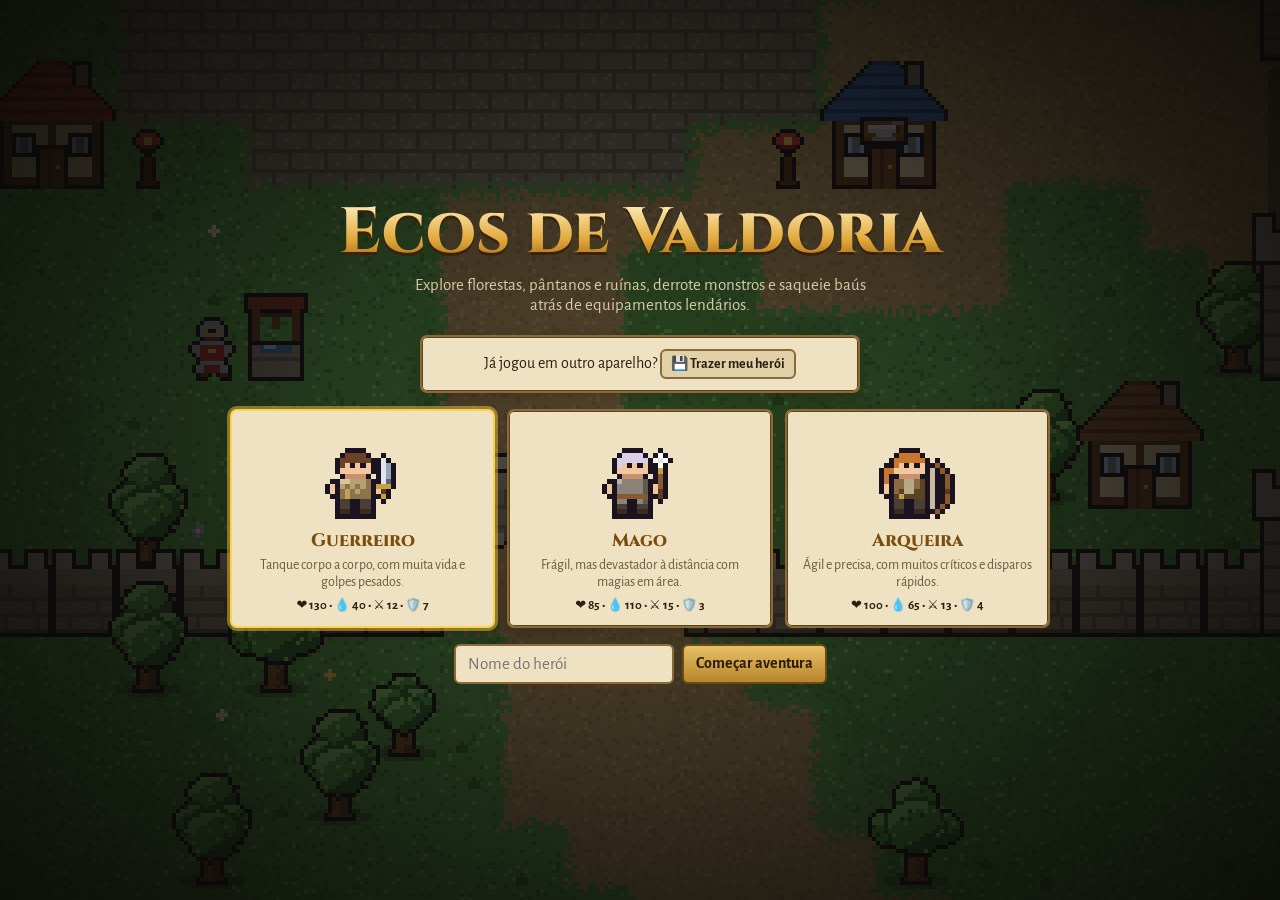
<file: index.html>
<!DOCTYPE html>
<html lang="pt-BR">
<head>
<meta charset="utf-8">
<meta name="viewport" content="width=device-width, initial-scale=1, viewport-fit=cover, user-scalable=no">
<title>Ecos de Valdoria</title>
<link rel="preconnect" href="https://fonts.googleapis.com"><link rel="preconnect" href="https://fonts.gstatic.com" crossorigin>
<link href="https://fonts.googleapis.com/css2?family=Cinzel:wght@600;800&family=Alegreya+Sans:wght@400;500;700;800&family=Pixelify+Sans:wght@500;700&display=swap" rel="stylesheet">
<link rel="stylesheet" href="css/estilo.css">
<link rel="manifest" href="manifest.json"><meta name="theme-color" content="#120e0b">
<link rel="icon" type="image/png" href="icones/favicon-32.png"><link rel="apple-touch-icon" href="icones/icone-apple-180.png">
<meta name="mobile-web-app-capable" content="yes"><meta name="apple-mobile-web-app-capable" content="yes"><meta name="apple-mobile-web-app-status-bar-style" content="black-translucent"><meta name="apple-mobile-web-app-title" content="Valdoria">
<script>/* modo de teste (index.html?teste, ?medir para o medidor de equilíbrio, ?mapa para o mapa-múndi): anota erros desde o carregamento */if(/[?&](teste|medir|mapa)\b/.test(location.search)){window.__errs=[];addEventListener('error',e=>__errs.push(e.message+' ('+(e.filename||'').split('/').pop()+':'+e.lineno+')'));}</script>
</head>
<body>
<div id="game">
<canvas id="cv"></canvas><div id="vinheta"></div>
<div id="hud" class="hidden">
 <div id="pframe" class="frame"><canvas id="portrait" width="16" height="16"></canvas>
  <div class="pinfo"><div class="pname"><span id="pName"></span> <small>Nv <b id="pLvl">1</b> · Classe <b id="pJob">1</b> • <span id="pTitle"></span></small></div>
   <div class="bar hp"><i id="hpFill"></i><span id="hpTxt"></span></div>
   <div class="bar mp"><i id="mpFill"></i><span id="mpTxt"></span></div>
   <div class="bar xp" title="Experiência de Base"><i id="xpFill"></i></div>
   <div class="bar xp jxp" title="Experiência de Classe"><i id="jxpFill"></i></div></div></div>
 <div id="tframe" class="frame hidden"><div class="tname" id="tName"></div><div class="bar hp"><i id="tFill"></i><span id="tTxt"></span></div></div>
 <div id="mapbox" class="frame"><canvas id="mini" width="360" height="270"></canvas><div id="zoneName"></div></div>
 <div id="log"></div>
 <div id="tonics"></div>
 <div id="quest" class="frame hidden"></div>
 <button id="prompt" class="frame hidden"></button>
 <div id="joy"><div id="joyBase"><i id="joyKnob"></i></div></div>
 <div id="hotbar" class="frame"></div>
 <div id="side"><div id="goldBox" class="frame">🪙 <span id="gold">0</span></div>
  <button class="frame ib" id="bagBtn" aria-label="Bolsa">🎒<small>I</small></button>
  <button class="frame ib" id="treeBtn" aria-label="Árvore de habilidades">🌟<small>T</small><b id="treeBadge" class="badge"></b></button>
  <button class="frame ib" id="attrBtn" aria-label="Atributos">📊<small>P</small><b id="attrBadge" class="badge"></b></button>
  <button class="frame ib" id="diaBtn" aria-label="Diário de missões">📜<small>J</small><b id="diaBadge" class="badge"></b></button>
  <button class="frame ib" id="mundoBtn" aria-label="Mapa do mundo">🗺<small>M</small></button>
  <button class="frame ib" id="helpBtn" aria-label="Ajuda">❓</button></div>
 <div id="banner"><b id="bT"></b><span id="bS"></span></div>
 <div id="tip" class="frame hidden"></div>
</div>

<div id="bag" class="panel frame hidden">
 <div class="phead"><h2>Personagem e bolsa</h2><button class="x" data-close="bag" aria-label="Fechar">✕</button></div>
 <div class="bagbody">
  <div id="bagLeft"><div class="tabs dollTabs"><button class="btn sm tab on" data-dv="eq">Equipados</button><button class="btn sm tab" data-dv="st">Status</button></div><div class="doll">
    <div></div><button class="slot" data-eq="elmo"></button><div></div>
    <button class="slot" data-eq="arma"></button><div class="big"><img id="dollImg" alt=""></div><button class="slot" data-eq="anel"></button>
    <div></div><div></div>
    <div></div><button class="slot" data-eq="peito"></button><div></div>
   </div>
   <div class="doll" style="grid-template-rows:58px;margin-top:6px"><div></div><button class="slot" data-eq="botas"></button><div></div></div>
   <div class="stats" id="statsBox"></div></div>
  <div><div class="tabs" id="bagTabs"><button class="btn sm tab" data-tab="uso">Consumíveis</button><button class="btn sm tab" data-tab="equip">Equipamentos</button><button class="btn sm tab" data-tab="etc">Itens</button></div>
   <div class="bar wt" title="Peso: acima de 50% você não regenera; acima de 90% não luta"><i id="wFill"></i><span id="wTxt"></span></div>
   <div class="invhead"><span id="invCount"></span><button class="btn sm" id="sortBtn">Organizar</button></div>
   <div class="grid" id="invGrid"></div>
   <div class="detail" id="detail"></div></div>
 </div>
</div>

<div id="shop" class="panel frame hidden">
 <div class="phead"><h2>Mercador Bento</h2><button class="x" data-close="shop" aria-label="Fechar">✕</button></div>
 <p class="flav">"Poções frescas e ouro justo pelo seu saque, aventureiro!"</p>
 <div class="shoprow"><span>🧪 Poção de vida<br><small>Recupera 45% da vida</small></span><button class="btn sm" data-buy="hp,1">20g</button><button class="btn sm" data-buy="hp,5">5 por 90g</button></div>
 <div class="shoprow"><span>💧 Poção de mana<br><small>Recupera 45% da mana</small></span><button class="btn sm" data-buy="mp,1">20g</button><button class="btn sm" data-buy="mp,5">5 por 90g</button></div>
 <div class="shoprow"><button class="btn" data-sell="0">Vender itens comuns</button><button class="btn" data-sell="1">Vender comuns e incomuns</button></div>
 <div class="shoprow"><button class="btn" id="sellMats">Vender todos os materiais</button></div>
 <div class="shoprow"><button class="btn gold" id="shopBag">Abrir a bolsa para vender um item</button></div>
</div>

<div id="help" class="panel frame hidden">
 <div class="phead"><h2>Como jogar</h2><button class="x" data-close="help" aria-label="Fechar">✕</button></div>
 <ul>
  <li><kbd>WASD</kbd> ou setas para andar, ou clique/toque no chão</li>
  <li>Clique num monstro para atacar; <kbd>Espaço</kbd> ataca o mais próximo</li>
  <li><kbd>1</kbd> a <kbd>6</kbd> habilidades • <kbd>Tab</kbd> troca de alvo</li>
  <li><kbd>Q</kbd> poção de vida • <kbd>R</kbd> poção de mana</li>
  <li><kbd>E</kbd> abre baús e fala com o mercador</li>
  <li>Na <b>Guilda de Valdor</b>, o mural tem missões: traga materiais dos monstros e ganhe ouro e XP</li>
  <li>No bar da Guilda, a <b>taverneira</b> vende tônicos: +5 num atributo por 10 minutos</li>
  <li>A bolsa tem 3 abas e um limite de <b>peso</b>: acima de 50% você não regenera, acima de 90% não luta</li>
  <li><kbd>T</kbd> árvore de habilidades • <kbd>P</kbd> atributos • <kbd>I</kbd> bolsa • <kbd>J</kbd> diário de missões • <kbd>M</kbd> mapa do mundo • <kbd>Esc</kbd> fecha janelas</li>
  <li>Dois níveis: o de <b>Base</b> dá pontos de atributo (P) e o de <b>Classe</b> dá pontos de habilidade (T)</li>
 </ul>
 <p>Quanto mais longe da vila, mais fortes os monstros e melhores os baús. Os baús dourados no minimapa guardam saque. Cuidado: alguns baús mordem. No canto nordeste dorme o Wyrm Carmesim.</p>
 <p>Círculos vermelhos no chão avisam golpes fortes: saia de dentro deles. O progresso é salvo neste navegador; guarde uma cópia do herói (abaixo) para não perdê-lo.</p>
 <p class="toqueonly">No celular: arraste o polegar no canto esquerdo para andar e toque nos botões redondos à direita para atacar e usar habilidades. Tocar no chão ou num monstro também funciona.</p>
 <div class="ctlrow"><b>Controles</b><button class="btn sm" data-ctl="auto">Automático</button><button class="btn sm" data-ctl="toque">Toque</button><button class="btn sm" data-ctl="teclado">Teclado e mouse</button><button class="btn sm" id="fullBtn">Tela cheia</button></div>
 <p class="toqueonly">Para instalar o jogo como um app (ícone na tela inicial, tela cheia e funciona sem internet): no Android, toque em <b>Instalar</b> abaixo ou no menu ⋮ do navegador → <b>Instalar app</b>; no iPhone, toque em <b>Compartilhar</b> → <b>Adicionar à Tela de Início</b>.</p>
 <p><button class="btn sm gold hidden" data-inst>📲 Instalar o jogo</button></p>
 <div class="ctlrow"><b>Seu herói</b><button class="btn sm gold" id="copiaBtn">💾 Guardar ou trazer uma cópia</button></div>
 <div class="ctlrow"><b>Qualidade</b><button class="btn sm" data-qual="auto">Automática</button><button class="btn sm" data-qual="alta">Alta</button><button class="btn sm" data-qual="leve">Leve (celular simples)</button></div>
</div>
<div id="girar" class="overlay"><div><b>↻</b>Gire o celular para jogar deitado</div></div>

<div id="tree" class="panel frame hidden"><div class="phead"><h2>Árvore de habilidades</h2><span id="treePts" class="pts"></span><button class="x" data-close="tree" aria-label="Fechar">✕</button></div><div id="treeTabs" class="tabs"></div><div id="treeBody"></div><div id="treeDet" class="detail"></div></div>
<div id="board" class="panel frame hidden"><div class="phead"><h2>Mural de Missões</h2><button class="x" data-close="board" aria-label="Fechar">✕</button></div><div id="boardBody"></div></div>
<div id="smith" class="panel frame hidden"><div class="phead"><h2>Ferreiro Gorvan</h2><button class="x" data-close="smith" aria-label="Fechar">✕</button></div><div id="smithBody"></div></div>
<div id="mundo" class="panel frame hidden"><div class="phead"><h2>Mapa do mundo</h2><button class="x" data-close="mundo" aria-label="Fechar">✕</button></div><p id="mundoAqui" class="flav"></p><div id="mundoRol"><div class="mwrap"><canvas id="mundoCv"></canvas><i id="mundoPin"></i></div></div><p id="mundoInfo"></p></div>
<div id="diario" class="panel frame hidden"><div class="phead"><h2>Diário de missões</h2><button class="x" data-close="diario" aria-label="Fechar">✕</button></div><div id="diarioTabs" class="tabs"></div><div id="diarioBody"></div></div>
<div id="pedido" class="panel frame hidden"><div class="phead"><h2>Pedido</h2><button class="x" data-close="pedido" aria-label="Fechar">✕</button></div><div id="pedidoBody"></div></div>
<div id="taverna" class="panel frame hidden"><div class="phead"><h2>Bar da Brígida</h2><button class="x" data-close="taverna" aria-label="Fechar">✕</button></div><div id="tavernaBody"></div></div>
<div id="copia" class="panel frame hidden"><div class="phead"><h2>Cópia do herói</h2><button class="x" data-close="copia" aria-label="Fechar">✕</button></div><div id="copiaBody"></div></div>
<div id="attr" class="panel frame hidden"><div class="phead"><h2>Atributos</h2><span id="attrPts" class="pts"></span><button class="x" data-close="attr" aria-label="Fechar">✕</button></div><div id="attrBody"></div></div>
<div id="mentor" class="panel frame hidden"><div class="phead"><h2>Mestra Elara</h2><button class="x" data-close="mentor" aria-label="Fechar">✕</button></div><div id="mentorBody"></div></div>
<div id="loading" class="hidden"><div class="ld"><small>Viajando para</small><b id="ldName"></b><span id="ldSub"></span><div class="ldbar"><i></i></div></div></div>
<div id="death" class="overlay hidden"><div class="startbox small"><h2>Você foi derrotado</h2><p id="deathTxt"></p><button id="respBtn" class="btn gold">Renascer na vila</button></div></div>

<div id="start" class="overlay"><div class="startbox">
 <h1 class="title">Ecos de Valdoria</h1>
 <p class="sub">Explore florestas, pântanos e ruínas, derrote monstros e saqueie baús atrás de equipamentos lendários.</p>
 <div id="contBox" class="frame hidden"></div>
 <div class="classes" id="classes"></div>
 <div class="namerow"><input id="nameIn" maxlength="14" placeholder="Nome do herói" autocomplete="off" aria-label="Nome do herói"><button id="goBtn" class="btn gold">Começar aventura</button></div>
 <p><button class="btn hidden" data-inst>📲 Instalar o jogo neste aparelho</button></p>
</div></div>
</div>
<script src="js/01-nucleo-sprites-e-mundo.js"></script>
<script src="js/02-jogador-monstros-e-combate.js"></script>
<script src="js/03-habilidades-e-especializacoes.js"></script>
<script src="js/04-arvore-e-mentora.js"></script>
<script src="js/05-boneco-em-camadas.js"></script>
<script src="js/06-guerreiro.js"></script>
<script src="js/07-arqueira.js"></script>
<script src="js/08-mapas-e-portais.js"></script>
<script src="js/09-regiao-pinheiral.js"></script>
<script src="js/10-chefes-mvp.js"></script>
<script src="js/11-caverna.js"></script>
<script src="js/12-inventario.js"></script>
<script src="js/13-guilda.js"></script>
<script src="js/14-valdor.js"></script>
<script src="js/15-casas.js"></script>
<script src="js/16-atributos.js"></script>
<script src="js/17-toque.js"></script>
<script src="js/18-desempenho.js"></script>
<script src="js/19-app.js"></script>
<script src="js/20-taverna.js"></script>
<script src="js/21-arcadia.js"></script>
<script src="js/22-cabana-kaya.js"></script>
<script src="js/23-testes-dev.js"></script>
<script src="js/24-gente-das-cidades.js"></script>
<script src="js/25-sahrem.js"></script>
<script src="js/26-monstros.js"></script>
<script src="js/27-rei-sethkar.js"></script>
<script src="js/28-pedidos.js"></script>
<script src="js/29-diario.js"></script>
<script src="js/30-mapa-mundo.js"></script>
<script src="js/31-pedidos-cidades.js"></script>
<script src="js/32-consumiveis.js"></script>
<script src="js/33-copia-do-save.js"></script>
<script src="js/34-campos.js"></script>
<script src="js/35-porto.js"></script>
<script src="js/36-altaforja.js"></script>
<script src="js/37-arquivo-selado.js"></script>
<script src="js/38-ecos.js"></script>
<script src="js/99-interface-e-inicio.js"></script>
<script>if(window.__errs){const s=document.createElement('script');s.src=/[?&]medir\b/.test(location.search)?'tests/medidor.js':/[?&]mapa\b/.test(location.search)?'tests/mapa-mundi.js':'tests/smoke.js';document.body.append(s);}</script>
</body>
</html>
</file>
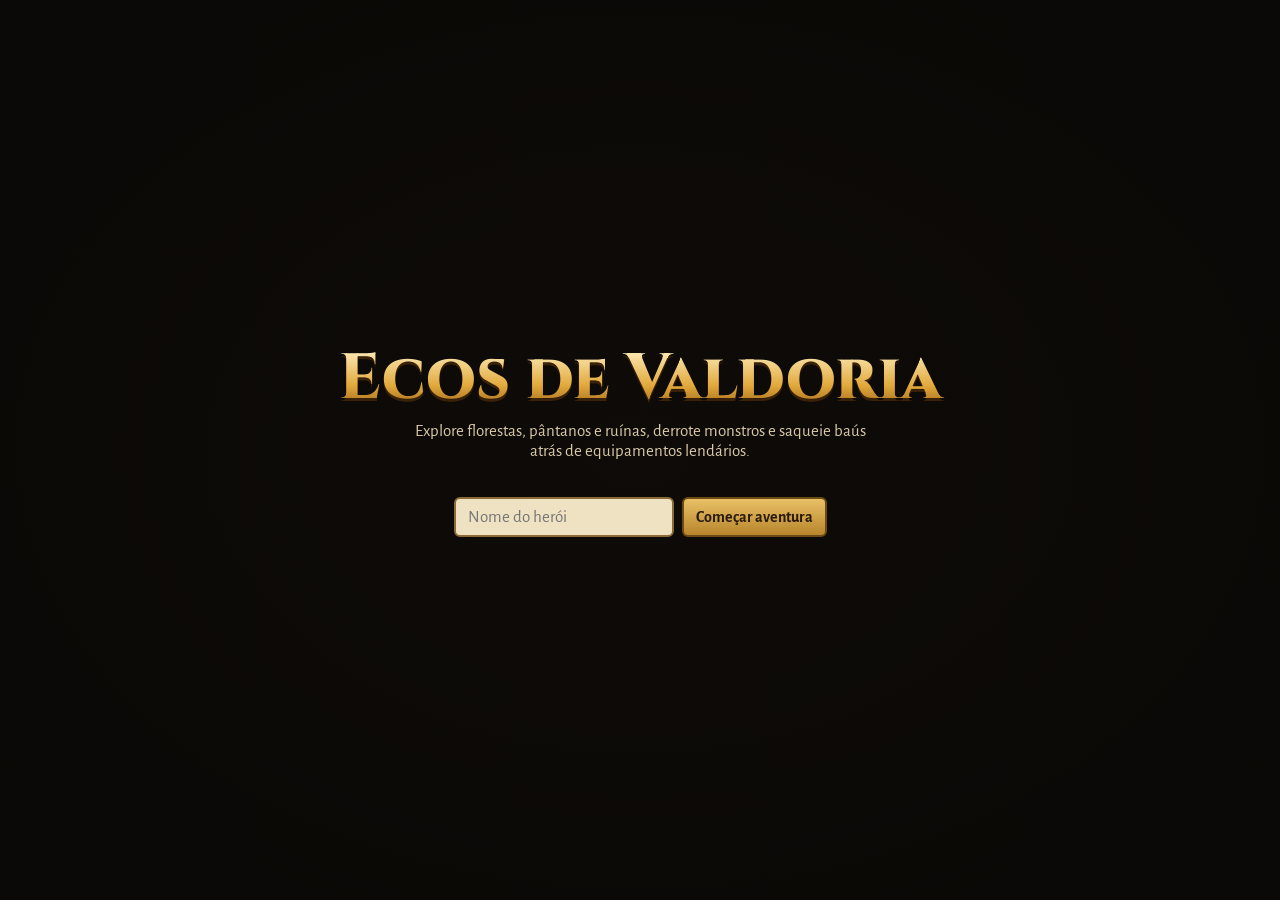
<file: tests/smoke.html>
<!DOCTYPE html>
<html lang="pt-BR">
<head>
<meta charset="utf-8">
<title>Ecos de Valdoria — Teste</title>
<meta http-equiv="refresh" content="0; url=../index.html?teste">
</head>
<body>
<p>Abrindo o teste de fumaça… Se não abrir sozinho, <a href="../index.html?teste">clique aqui</a>.</p>
</body>
</html>
</file>
<file: css/estilo.css>
:root{--bg:#120e0b;--panel:#efe2c2;--panel2:#e2d1a8;--edge:#8a6a36;--edge2:#5b4320;--gold:#7a4d0e;--text:#2b1f12;--muted:#6e5a40;--slot:#d8c595;--slotedge:#9a7b48;--shadow:rgba(40,25,10,.35);
--r0:#555;--r1:#1c8a34;--r2:#1f5fc4;--r3:#8a2fc4;--r4:#c05e00;
box-sizing:border-box;padding-top:env(safe-area-inset-top,0px);padding-bottom:env(safe-area-inset-bottom,0px);}
@media (prefers-color-scheme:dark){:root:not([data-theme="light"]){--panel:#231a13;--panel2:#18120d;--edge:#9a7a3e;--edge2:#3a2a14;--gold:#e8c479;--text:#efe4cf;--muted:#a8977c;--slot:#120d09;--slotedge:#4b3a22;--shadow:rgba(0,0,0,.55);--r0:#e2e2e2;--r1:#3ddc5a;--r2:#5aa6ff;--r3:#c566ff;--r4:#ff9a1f;}}
:root[data-theme="dark"]{--panel:#231a13;--panel2:#18120d;--edge:#9a7a3e;--edge2:#3a2a14;--gold:#e8c479;--text:#efe4cf;--muted:#a8977c;--slot:#120d09;--slotedge:#4b3a22;--shadow:rgba(0,0,0,.55);--r0:#e2e2e2;--r1:#3ddc5a;--r2:#5aa6ff;--r3:#c566ff;--r4:#ff9a1f;}
html{scroll-padding-top:env(safe-area-inset-top,0px)}
html,body{height:100%;margin:0;overflow:hidden;background:var(--bg);font-family:"Alegreya Sans",system-ui,sans-serif;color:var(--text)}
*{box-sizing:border-box}
#game{position:relative;width:100%;height:100%;overflow:hidden;touch-action:none;user-select:none;-webkit-user-select:none}
#cv{position:absolute;inset:0;width:100%;height:100%;display:block}
.hidden{display:none!important}
.frame{background:var(--panel);border:2px solid var(--edge);box-shadow:inset 0 0 0 1px var(--edge2),0 4px 14px var(--shadow);border-radius:7px}
button{font:inherit;color:inherit;cursor:pointer}
button:focus-visible,input:focus-visible{outline:2px solid #ffd24a;outline-offset:2px}
.btn{background:var(--panel2);border:2px solid var(--edge);border-radius:6px;padding:7px 12px;font-weight:700}
.btn:hover{filter:brightness(1.12)}
.btn.gold{background:linear-gradient(#e8c066,#b8862c);color:#2a1a08;border-color:#6b4a14}
.btn.sm{padding:4px 9px;font-size:14px}
.btn:disabled{opacity:.45;cursor:default}
/* HUD */
#pframe{position:absolute;left:10px;top:10px;display:flex;gap:8px;padding:7px;width:min(310px,62vw);z-index:5}
#portrait{width:52px;height:52px;image-rendering:pixelated;background:var(--slot);border:2px solid var(--slotedge);border-radius:6px;flex:none}
.pinfo{flex:1;min-width:0}
.pname{font-family:Cinzel,serif;font-weight:800;font-size:14px;color:var(--gold);white-space:nowrap;overflow:hidden;text-overflow:ellipsis}
.pname small{font-family:"Alegreya Sans";color:var(--muted);font-weight:500}
.bar{position:relative;height:14px;margin-top:3px;background:rgba(0,0,0,.5);border:1px solid #000;border-radius:3px;overflow:hidden}
.bar i{position:absolute;left:0;top:0;bottom:0;width:0;transition:width .15s}
.bar span{position:absolute;inset:0;text-align:center;font-size:11px;line-height:12px;color:#fff;font-weight:700;text-shadow:0 1px 2px #000}
.bar.hp i{background:linear-gradient(#f0625a,#a82020)} .bar.mp i{background:linear-gradient(#6aa4ff,#2446b0)}
.bar.xp{height:6px} .bar.xp i{background:linear-gradient(#ffd66a,#b07c10)}
.bar.jxp{margin-top:2px} .bar.jxp i{background:linear-gradient(#8fd0ff,#2a6ab0)}
#tframe{position:absolute;left:50%;top:10px;transform:translateX(-50%);width:min(260px,42vw);padding:6px 8px;z-index:5}
.tname{font-weight:800;font-size:14px;text-align:center;white-space:nowrap;overflow:hidden;text-overflow:ellipsis}
#mapbox{position:absolute;right:10px;top:10px;padding:5px;z-index:5}
#mini{display:block;width:180px;height:135px;border-radius:4px;background:#000}
#zoneName{font-family:Cinzel,serif;font-weight:600;font-size:12px;text-align:center;color:var(--gold);margin-top:3px}
#log{position:absolute;left:10px;bottom:84px;width:min(380px,64vw);font-size:14px;line-height:1.3;color:#f4ead6;text-shadow:0 1px 2px #000,0 0 3px #000;pointer-events:none;z-index:4}
#log div{transition:opacity 1.5s}#log div.old{opacity:0}
#hotbar{position:absolute;left:50%;bottom:10px;transform:translateX(-50%);display:flex;gap:5px;padding:5px;z-index:5}
.hs{position:relative;width:52px;height:52px;background:var(--slot);border:2px solid var(--slotedge);border-radius:7px;display:grid;place-items:center;font-size:25px;padding:0;overflow:hidden}
.hs .k{position:absolute;left:3px;top:1px;font-size:10px;font-weight:800;color:var(--gold)}
.hs .n{position:absolute;right:3px;bottom:1px;font-size:12px;font-weight:800;color:#fff;text-shadow:0 1px 2px #000}
.hs .cd{position:absolute;inset:0;display:grid;place-items:center;font:700 16px "Pixelify Sans",monospace;color:#fff;text-shadow:0 1px 2px #000}
.hs.nomana{filter:grayscale(.8) brightness(.7)} .hs.flash{animation:fl .3s}
@keyframes fl{50%{border-color:#ff4040}}
#side{position:absolute;right:10px;bottom:10px;display:flex;flex-direction:column;gap:6px;align-items:flex-end;z-index:5}
#goldBox{padding:4px 10px;font-weight:800;color:var(--gold)}
.ib{width:48px;height:48px;font-size:22px;padding:0;position:relative}
.ib small{position:absolute;right:3px;bottom:0;font-size:10px;color:var(--gold);font-weight:800}
#prompt{position:absolute;left:50%;bottom:78px;transform:translateX(-50%);padding:6px 14px;font-weight:800;z-index:6;white-space:nowrap}
#banner{position:absolute;left:0;right:0;top:20%;text-align:center;pointer-events:none;z-index:6;opacity:0}
#banner.show{animation:bn 3.2s ease forwards}
#banner b{display:block;font:800 clamp(26px,5vw,44px) Cinzel,serif;color:#ffe3a0;text-shadow:0 2px 0 #5a3a0a,0 0 18px rgba(0,0,0,.8)}
#banner span{font-size:16px;color:#f4ead6;text-shadow:0 1px 3px #000}
@keyframes bn{0%{opacity:0;transform:translateY(8px)}12%{opacity:1;transform:none}80%{opacity:1}100%{opacity:0}}
@media (prefers-reduced-motion:reduce){#banner.show{animation-duration:3.2s;animation-timing-function:steps(1)}}
/* panels */
.panel{position:absolute;z-index:30;top:50%;left:50%;transform:translate(-50%,-50%);width:min(740px,95vw);max-height:min(88vh,720px);overflow:auto;padding:12px 14px}
#shop,#help{width:min(380px,95vw)}
.phead{display:flex;align-items:center;justify-content:space-between;margin-bottom:8px}
.phead h2{font:800 20px Cinzel,serif;color:var(--gold);margin:0}
.x{background:none;border:0;font-size:20px;padding:4px 8px}
.bagbody{display:grid;grid-template-columns:230px 1fr;gap:14px}
.doll{display:grid;grid-template-columns:repeat(3,58px);grid-template-rows:repeat(4,58px);gap:6px;justify-content:center}
.doll .big{grid-column:2;grid-row:2/4;display:grid;place-items:center}
.doll .big img{width:58px;image-rendering:pixelated}
.slot{position:relative;background:var(--slot);border:2px solid var(--slotedge);border-radius:6px;display:grid;place-items:center;cursor:pointer;aspect-ratio:1;padding:0}
.slot img{width:78%;height:78%;image-rendering:pixelated;pointer-events:none}
.slot .ph{font-size:11px;color:var(--muted);text-align:center;line-height:1.1}
.slot .up{position:absolute;right:2px;top:0;color:#3ddc5a;font-size:12px;font-weight:900;text-shadow:0 1px 1px #000}
.slot.sel{outline:2px solid #ffd24a;outline-offset:1px}
.stats{margin-top:10px;font-size:14px;display:grid;grid-template-columns:1fr auto;gap:2px 10px}
.stats b{text-align:right}
.invhead{display:flex;justify-content:space-between;align-items:center;margin-bottom:6px;font-weight:700;color:var(--muted)}
.grid{display:grid;grid-template-columns:repeat(6,1fr);gap:5px}
.detail{margin-top:10px;min-height:120px;background:var(--panel2);border:1px solid var(--edge2);border-radius:6px;padding:8px 10px;font-size:14px}
.detail h3{margin:0 0 2px;font-size:17px}
.detail .meta{color:var(--muted);font-size:13px;margin-bottom:5px}
.detail .acts{display:flex;gap:6px;flex-wrap:wrap;margin-top:8px}
.pos{color:var(--r1);font-weight:700}.neg{color:#d23c3c;font-weight:700}
.r0{color:var(--r0)}.r1{color:var(--r1)}.r2{color:var(--r2)}.r3{color:var(--r3)}.r4{color:var(--r4)}
.flav{font-style:italic;color:var(--muted);margin:0 0 10px}
.shoprow{display:flex;align-items:center;gap:6px;justify-content:space-between;padding:7px 0;border-top:1px solid var(--edge2);flex-wrap:wrap}
.shoprow span{flex:1;min-width:150px}
#help ul{padding-left:18px;margin:6px 0;line-height:1.5}
kbd{background:var(--panel2);border:1px solid var(--edge);border-radius:4px;padding:0 5px;font-size:13px;font-weight:700}
/* overlays */
.overlay{position:absolute;inset:0;z-index:40;display:flex;align-items:center;justify-content:center;background:radial-gradient(ellipse at center,rgba(10,8,6,.55),rgba(10,8,6,.92));overflow:auto;padding:16px}
.startbox{width:min(820px,100%);text-align:center;color:#f4ead6}
.title{font:800 clamp(34px,7vw,64px)/1 Cinzel,serif;margin:0;background:linear-gradient(#fff1c4,#e2a93c 60%,#9a5f14);-webkit-background-clip:text;background-clip:text;color:transparent;filter:drop-shadow(0 3px 0 #3a2208)}
.sub{margin:10px auto 20px;max-width:52ch;color:#d9c9a8;font-size:17px}
.classes{display:grid;grid-template-columns:repeat(3,1fr);gap:12px;margin-bottom:16px}
.ccard{padding:12px;text-align:center;cursor:pointer;color:var(--text)}
.ccard img{width:96px;height:96px;image-rendering:pixelated}
.ccard h3{font:800 18px Cinzel,serif;margin:4px 0;color:var(--gold)}
.ccard p{font-size:14px;margin:0 0 6px;color:var(--muted)}
.ccard .cs{font-size:13px;font-weight:700}
.ccard.on{border-color:#ffd24a;box-shadow:0 0 0 3px rgba(255,210,74,.45),0 4px 14px var(--shadow)}
.namerow{display:flex;gap:8px;justify-content:center;flex-wrap:wrap}
.namerow input{font:inherit;font-size:17px;padding:8px 12px;border-radius:6px;border:2px solid var(--edge);background:var(--panel);color:var(--text);width:220px}
#contBox{margin:0 auto 16px;padding:12px;max-width:440px;color:var(--text)}
#contBox p{margin:0 0 8px}
.small h2{font:800 30px Cinzel,serif;color:#ff8a7a;margin:0 0 8px}
@media (max-width:700px){
 #mini{width:112px;height:84px}
 #tframe{top:auto;bottom:128px;left:50%}
 .hs{width:44px;height:44px;font-size:21px}
 #log{bottom:128px;font-size:13px;width:60vw}
 #prompt{bottom:66px}
 .bagbody{grid-template-columns:1fr}
 .classes{grid-template-columns:1fr}
 .ccard{display:grid;grid-template-columns:72px 1fr;text-align:left;gap:0 10px;align-items:center}
 .ccard img{width:64px;height:64px;grid-row:1/4}
 .ccard p{margin:0}
 #side{bottom:66px}
}
@media (min-width:1150px){#shop{left:24px;transform:translateY(-50%)}#bag{left:auto;right:24px;transform:translateY(-50%)}}
.badge{position:absolute;left:-6px;top:-6px;background:#d23c3c;color:#fff;border-radius:10px;font-size:11px;padding:0 5px;min-width:18px;line-height:18px;font-weight:800}
.badge:empty{display:none}
#quest{position:absolute;left:10px;top:92px;padding:6px 10px;font-size:13px;width:min(310px,62vw);z-index:5}
#quest b{color:var(--gold);font-family:Cinzel,serif}
.hs.empty{opacity:.45}
#tree{width:min(780px,95vw)}#mentor{width:min(560px,95vw)}
.pts{margin-left:auto;margin-right:8px;font-weight:800;color:var(--gold)}
.tabs{display:flex;gap:6px;flex-wrap:wrap;margin-bottom:6px}
.tab.on{background:linear-gradient(#e8c066,#b8862c);color:#2a1a08;border-color:#6b4a14}
.tier{margin:8px 0}.tier h4{margin:0 0 4px;font-size:13px;color:var(--muted);font-weight:700}
.nodes{display:grid;grid-template-columns:repeat(auto-fill,minmax(118px,1fr));gap:6px}
.node{display:flex;flex-direction:column;align-items:center;gap:2px;padding:8px 4px;background:var(--slot);border:2px solid var(--slotedge);border-radius:8px;text-align:center}
.node .ni{font-size:26px;line-height:1.1}.node .nn{font-size:13px;font-weight:700;line-height:1.1}.node .nr{font-size:12px;color:var(--muted);font-weight:800}
.node.has{border-color:#e8b43c}.node.can{box-shadow:0 0 0 2px rgba(61,220,90,.7)}.node.lock{opacity:.45}.node.sel{outline:2px solid #ffd24a;outline-offset:1px}
.node.pas{border-style:dashed}
.slots{display:flex;gap:4px;flex-wrap:wrap;align-items:center;margin-top:8px}
.slots .on{background:linear-gradient(#e8c066,#b8862c);color:#2a1a08}
.why{color:#d2663c;font-weight:700;margin-top:6px}
.spec{padding:10px 12px;margin:8px 0;background:var(--panel2);border:1px solid var(--edge2);border-radius:8px}
.spec h3{margin:0 0 2px;font:800 17px Cinzel,serif}.spec p{margin:4px 0}
.prog{height:10px;background:rgba(0,0,0,.35);border-radius:5px;overflow:hidden;margin:6px 0}.prog i{display:block;height:100%;background:linear-gradient(#ffd66a,#b07c10)}
@media (max-width:700px){.hs{width:36px;height:36px;font-size:18px}#hotbar{gap:3px;padding:4px}#quest{top:86px}}
#loading{position:absolute;inset:0;z-index:35;display:flex;align-items:center;justify-content:center;background:radial-gradient(ellipse at center,var(--ldc,#2a3a2a),#0b0907 75%);transition:opacity .3s;opacity:1}
#loading.out{opacity:0}
.ld{text-align:center;color:#f4ead6;width:min(420px,86vw)}.ld small{letter-spacing:.2em;text-transform:uppercase;color:#d9c9a8;font-size:13px}
.ld b{display:block;font:800 clamp(28px,6vw,44px) Cinzel,serif;color:#ffe3a0;text-shadow:0 2px 0 #3a2208;margin:6px 0}
.ld span{display:block;color:#d9c9a8;margin-bottom:16px}.ldbar{height:6px;background:rgba(0,0,0,.4);border-radius:3px;overflow:hidden}
.ldbar i{display:block;height:100%;width:100%;background:linear-gradient(90deg,#b07c10,#ffd66a);animation:ldb .8s ease-out}
@keyframes ldb{from{width:0}}
/* bolsa em abas e peso */
.bar.wt{height:16px;margin:0 0 6px} .bar.wt i{background:linear-gradient(#b8e07a,#5a8a2a)} .bar.wt span{line-height:14px}
.slot .qt{position:absolute;right:3px;bottom:1px;font-size:11px;font-weight:800;color:#fff;text-shadow:0 1px 2px #000,0 0 2px #000}
.ib.heavy{box-shadow:0 0 0 3px #ffb040} .ib.over{box-shadow:0 0 0 3px #ff4a3a}
/* mural de missões da Guilda */
#board{width:min(600px,95vw)}
#pedido{width:min(560px,95vw)} #pedido .mr{align-items:center;margin-top:4px} #pedido .pic{width:24px;height:24px;image-rendering:pixelated;vertical-align:middle}
.mcard{background:var(--panel2);border:1px solid var(--edge2);border-radius:6px;padding:8px 10px;margin-bottom:8px}
.mcard .mt{display:flex;justify-content:space-between;align-items:baseline;gap:8px;flex-wrap:wrap}
.mcard .mt b{font-family:Cinzel,serif;color:var(--gold)} .mcard small,.muted{color:var(--muted)}
.mcard p{margin:4px 0 6px;font-size:14px} .mcard .mr{display:flex;justify-content:space-between;gap:6px;flex-wrap:wrap;font-size:14px}
.mcard .acts{display:flex;gap:6px;justify-content:flex-end;margin-top:6px}
.mcard.pronta{border-color:#3ddc5a;box-shadow:0 0 0 1px #3ddc5a inset} .mcard.espera{opacity:.6}
/* nome da casa ao passar o mouse */
#tip{position:fixed;z-index:40;pointer-events:none;padding:3px 9px;font:700 14px Cinzel,serif;color:var(--gold);white-space:nowrap}
/* ferreiro */
#smith{width:min(520px,95vw)} #smith .detail div{margin:3px 0}
/* bar da Guilda e tônicos ativos (20); com tônico ativo, a prova da Elara (#quest) desce um pouco */
#taverna{width:min(520px,95vw)} .shoprow.ton img{width:32px;height:32px;image-rendering:pixelated}
#tonics{position:absolute;left:10px;top:92px;display:flex;gap:4px;flex-wrap:wrap;z-index:5;pointer-events:none}
#tonics span{background:rgba(20,12,8,.72);color:#ffe3a0;border:1px solid #6b4a14;border-radius:6px;padding:1px 6px;font:700 12px "Pixelify Sans",monospace}
#tonics img{width:14px;height:14px;image-rendering:pixelated;vertical-align:-3px;margin-right:3px}
#tonics:not(:empty)~#quest{top:116px}
@media (max-width:700px){#tonics{top:86px} #tonics:not(:empty)~#quest{top:110px}}
/* janela de atributos (16) */
#attr{width:min(560px,95vw)} #attr .stats{grid-template-columns:1fr auto 1fr auto} #attr .stats em,#attr .av em{color:var(--r1);font-style:normal;font-size:12px}
.attrs{display:flex;flex-direction:column;gap:4px}
.arow{display:flex;align-items:center;gap:6px;padding:5px 6px;border:1px solid var(--edge2);border-radius:6px;background:rgba(0,0,0,.2)}
.arow.main{border-color:var(--gold)} .arow .aic{font-size:20px;width:26px;text-align:center}
.arow .an{flex:1;display:flex;flex-direction:column;line-height:1.2} .arow .an small{color:var(--muted);font-size:12px} .arow .an b small{color:var(--gold)}
.arow .av{font-weight:800;font-size:18px;min-width:44px;text-align:right}
/* controles de toque (17): o body ganha a classe "toque" quando se joga com o dedo */
#joy,#girar,.toqueonly{display:none}
.ctlrow{display:flex;gap:6px;flex-wrap:wrap;align-items:center;margin-top:10px;padding-top:8px;border-top:1px solid var(--edge2)} .ctlrow b{margin-right:4px}
.ctlrow .on{background:linear-gradient(#e8c066,#b8862c);color:#2a1a08;border-color:#6b4a14}
#girar{z-index:60;background:#0b0907;text-align:center;color:#f4ead6;font:700 20px Cinzel,serif;white-space:normal} #girar div{max-width:80vw;line-height:1.3} #girar b{display:block;font-size:64px;color:#ffe3a0;animation:gir 2s ease-in-out infinite}
@keyframes gir{0%,30%{transform:rotate(0)}70%,100%{transform:rotate(90deg)}}
@media (orientation:portrait){body.toque #girar{display:flex}}
body.toque .toqueonly{display:block}
body.toque #joy{display:block;position:absolute;left:0;bottom:0;width:min(40vw,300px);height:min(62vh,280px);z-index:4;touch-action:none}
#joyBase{position:absolute;left:28px;bottom:28px;width:120px;height:120px;border-radius:50%;background:radial-gradient(rgba(255,240,210,.08),rgba(255,240,210,.22));border:2px solid rgba(255,230,180,.5);box-shadow:0 0 0 2px rgba(0,0,0,.3);pointer-events:none}
#joyKnob{position:absolute;left:30px;top:30px;width:56px;height:56px;border-radius:50%;background:radial-gradient(circle at 40% 35%,#f8e8c0,#b8862c);border:2px solid #1b1320;box-shadow:0 2px 6px rgba(0,0,0,.5)}
body.toque #hotbar{left:auto;right:10px;bottom:10px;transform:none;width:300px;height:300px;padding:0;background:none;border:0;box-shadow:none;pointer-events:none}
body.toque #hotbar .hs{position:absolute;width:56px;height:56px;border-radius:50%;font-size:26px;pointer-events:auto;touch-action:none;box-shadow:0 2px 6px rgba(0,0,0,.45)}
body.toque #hotbar .hs .k{display:none} body.toque #hotbar .hs.empty{opacity:.35}
body.toque #hotbar .hs[data-k="Espaço"]{right:0;bottom:0;width:84px;height:84px;font-size:38px}
body.toque #hotbar .hs[data-k="1"]{right:114px;bottom:23px} body.toque #hotbar .hs[data-k="2"]{right:85px;bottom:85px} body.toque #hotbar .hs[data-k="3"]{right:23px;bottom:114px}
body.toque #hotbar .hs[data-k="4"]{right:173px;bottom:57px} body.toque #hotbar .hs[data-k="5"]{right:131px;bottom:131px} body.toque #hotbar .hs[data-k="6"]{right:57px;bottom:173px}
body.toque #hotbar .hs[data-k="Q"]{right:246px;bottom:0;width:48px;height:48px} body.toque #hotbar .hs[data-k="R"]{right:246px;bottom:56px;width:48px;height:48px}
body.toque #mini{width:128px;height:96px}
body.toque #side{top:10px;bottom:auto;right:160px;flex-direction:row;align-items:center} body.toque .ib{width:44px;height:44px;font-size:20px} body.toque .ib small{display:none}
body.toque #tframe{top:84px;bottom:auto;width:min(220px,30vw)} body.toque #quest{width:min(280px,34vw)}
body.toque #log{left:max(33vw,170px);bottom:12px;width:min(320px,calc(100vw - max(33vw,170px) - 330px));font-size:13px} body.toque #prompt{bottom:110px}
/* janelas no modo toque (etapa 2): usam a altura toda, botões maiores e, com o celular deitado, os detalhes ficam ao lado da lista */
body.toque .panel{max-height:calc(100% - 12px);padding:10px 12px}
body.toque .x{min-width:44px;min-height:44px;font-size:24px}
body.toque .btn.sm{min-height:36px;padding:6px 12px}
body.toque .phead{margin-bottom:4px}
@media (orientation:landscape){
 body.toque #bag,body.toque #tree,body.toque #smith{width:min(860px,calc(100vw - 12px))}
 body.toque .bagbody{grid-template-columns:190px 1fr;gap:12px}
 body.toque .bagbody>div:last-child{display:grid;grid-template-columns:1fr minmax(210px,34%);column-gap:10px;align-content:start}
 body.toque #detail,body.toque #treeDet,body.toque #smithBody>.detail{grid-column:2;margin-top:0;position:sticky;top:0;align-self:start;max-height:calc(100vh - 90px);overflow:auto}
 body.toque #detail{grid-row:1/span 4}
 body.toque #invGrid,body.toque #smithBody>.grid{grid-template-columns:repeat(auto-fill,minmax(50px,1fr))}
 body.toque #tree{display:grid;grid-template-columns:1fr minmax(220px,34%);column-gap:12px;align-content:start}
 body.toque #tree>.phead,body.toque #treeTabs{grid-column:1/-1} body.toque #treeBody{grid-column:1} body.toque #treeDet{grid-row:3}
 body.toque #smithBody{display:grid;grid-template-columns:1fr minmax(220px,38%);column-gap:12px;align-items:start}
 body.toque #smithBody>.flav{grid-column:1/-1} body.toque #smithBody>.detail{grid-row:2}
}
/* desempenho (18): vinheta e tom da região numa camada por cima do canvas, abaixo do HUD */
#vinheta{position:absolute;inset:0;pointer-events:none;z-index:1}
/* bolsa no celular: a coluna do boneco mostra "Equipados" ou "Status" (12), um de cada vez */
.dollTabs{display:none}
body.toque .dollTabs{display:flex;justify-content:center}
body.toque #bagLeft.st .doll,body.toque #bagLeft:not(.st) #statsBox{display:none}
body.toque #bagLeft #statsBox{margin-top:4px}
body.toque .doll{grid-template-columns:repeat(3,46px);grid-template-rows:repeat(4,46px);gap:5px} body.toque .doll+.doll{grid-template-rows:46px!important} body.toque .doll .big img{width:46px}
/* telas por cima (início, derrota): centraliza com margem automática, para o topo nunca ficar cortado quando o conteúdo passa da altura da tela */
.overlay{align-items:flex-start} .overlay>*{margin:auto}
/* tela inicial no celular deitado: tudo mais compacto, para caber sem rolar */
@media (orientation:landscape) and (max-height:520px){
 .title{font-size:clamp(26px,5vw,40px)} .sub{margin:4px auto 8px;font-size:14px}
 #start .overlay,#start{padding:8px 12px}
 #contBox{padding:6px 10px;margin-bottom:8px} #contBox p{margin:0 0 4px;font-size:14px} #contBox .btn{padding:5px 14px}
 .classes{gap:8px;margin-bottom:8px} .ccard{padding:6px 8px} .ccard img{width:56px;height:56px} .ccard h3{font-size:16px;margin:0 0 2px} .ccard p{font-size:12.5px;line-height:1.25;margin:0 0 3px} .ccard .cs{font-size:12px}
 .namerow input{font-size:15px;padding:6px 10px} .namerow .btn{padding:6px 12px}
}
@media (orientation:landscape) and (max-height:520px){
 .sub{max-width:92ch}
 #contBox:not(.hidden){display:flex;flex-wrap:wrap;align-items:center;justify-content:center;gap:2px 12px;max-width:620px} #contBox>p:last-child{flex-basis:100%;margin:0!important}
 .ccard .cs{margin-top:1px}
}

/* ícones desenhados das habilidades (03, skIconURL): o tamanho segue a fonte de cada lugar (barra, árvore, detalhe) */
.ski{width:1.4em;height:1.4em;image-rendering:pixelated;vertical-align:middle;display:inline-block;pointer-events:none}
#hotbar .hs .ski{position:absolute;inset:0;width:100%;height:100%;border-radius:5px}
body.toque #hotbar .hs .ski{border-radius:50%}
#hotbar .hs .k{z-index:1;text-shadow:0 1px 2px #000,0 0 2px #000}

/* menu de testes do dono (23, só com ?dev) */
#devBtn{position:fixed;top:6px;left:50%;transform:translateX(-50%);z-index:60;padding:4px 10px;font-weight:800;color:var(--gold);cursor:pointer}
#devm{z-index:61;width:min(460px,95vw)}
#devm .dvnota{margin:0 0 10px;color:var(--muted);font-size:14px}
#devm .dvg{display:grid;grid-template-columns:auto 1fr;gap:8px 12px;align-items:center}
#devm label{font-weight:700}
#devm select,#devm input[type=number]{font:inherit;padding:4px 6px;border:2px solid var(--edge);border-radius:6px;background:var(--panel2);color:var(--text)}
#devm input[type=number]{width:70px}
#devm small{color:var(--muted)}
#devm .dvb{display:flex;flex-wrap:wrap;gap:8px;margin-top:14px}
#devm .dvcmd{display:flex;flex-wrap:wrap;gap:8px;margin-top:12px;padding-top:12px;border-top:2px solid var(--edge)}
#devm #dvCmd{flex:1 1 180px;font:inherit;padding:4px 8px;border:2px solid var(--edge);border-radius:6px;background:var(--panel2);color:var(--text)}
#devmundo{z-index:62;width:min(1100px,96vw);max-height:92vh;overflow:auto}
#devmundo .dvnota{margin:0 0 8px;color:var(--muted);font-size:14px}
#devmundo .mdcv{display:block;width:100%;height:auto;cursor:pointer;border-radius:6px}
#devmundo .mdlist{display:flex;flex-wrap:wrap;gap:6px;margin-top:10px}
#devmundo .mdlist .btn{padding:3px 8px;font-size:13px}
/* diário de missões (29) */
#diario{width:min(560px,95vw)} #diario .mr{margin-top:4px;font-size:14px}
.dbar{height:5px;background:var(--panel);border:1px solid var(--edge2);border-radius:3px;margin:2px 0 4px;overflow:hidden} .dbar i{display:block;height:100%;background:linear-gradient(90deg,#b8862c,#e8c066)}
.dsub{font-family:Cinzel,serif;color:var(--gold);font-size:15px;margin:12px 0 4px} .dnov{margin:0;padding-left:20px;font-size:14px} .dnov li{margin:3px 0}
/* mapa do mundo (30) */
#mundo{width:min(1000px,96vw);text-align:center} #mundo .flav{margin:0 0 6px} #mapbox{cursor:pointer}
.mwrap{position:relative;display:inline-block;line-height:0} #mundoCv{display:block;max-width:100%;max-height:calc(min(88vh,720px) - 130px);border-radius:4px;box-shadow:0 2px 8px rgba(0,0,0,.4)}
#mundoPin{position:absolute;width:12px;height:12px;margin:-6px 0 0 -6px;border-radius:50%;background:#ff3a2a;border:2px solid #fff;box-shadow:0 0 6px #ff3a2a;pointer-events:none;animation:mpin 1.1s ease-in-out infinite}
@keyframes mpin{0%,100%{transform:scale(1)}50%{transform:scale(1.5);box-shadow:0 0 12px 3px #ff6a3a}}
#mundoInfo{margin:6px 0 0;font-size:14px;min-height:20px} #mundoInfo .mvc{color:#e85a3a;font-weight:700}
body.toque #mundoRol{overflow:auto;max-height:calc(100vh - 128px);text-align:left;border-radius:4px} body.toque #mundoCv{max-width:none;max-height:none} body.toque #mundo .flav{font-size:13px;margin:0 0 3px} body.toque #mundoInfo{font-size:12px;margin-top:3px}
#copia{width:min(600px,95vw);z-index:45} #copia h3{margin:10px 0 4px} #copia textarea{width:100%;box-sizing:border-box;font:12px/1.3 monospace;resize:vertical;background:var(--slot);color:var(--text);border:1px solid var(--slotedge);border-radius:6px;padding:6px;word-break:break-all} #copia .acts{display:flex;flex-wrap:wrap;gap:6px;align-items:center;margin-top:6px} #copia label.btn{cursor:pointer}
</file>
